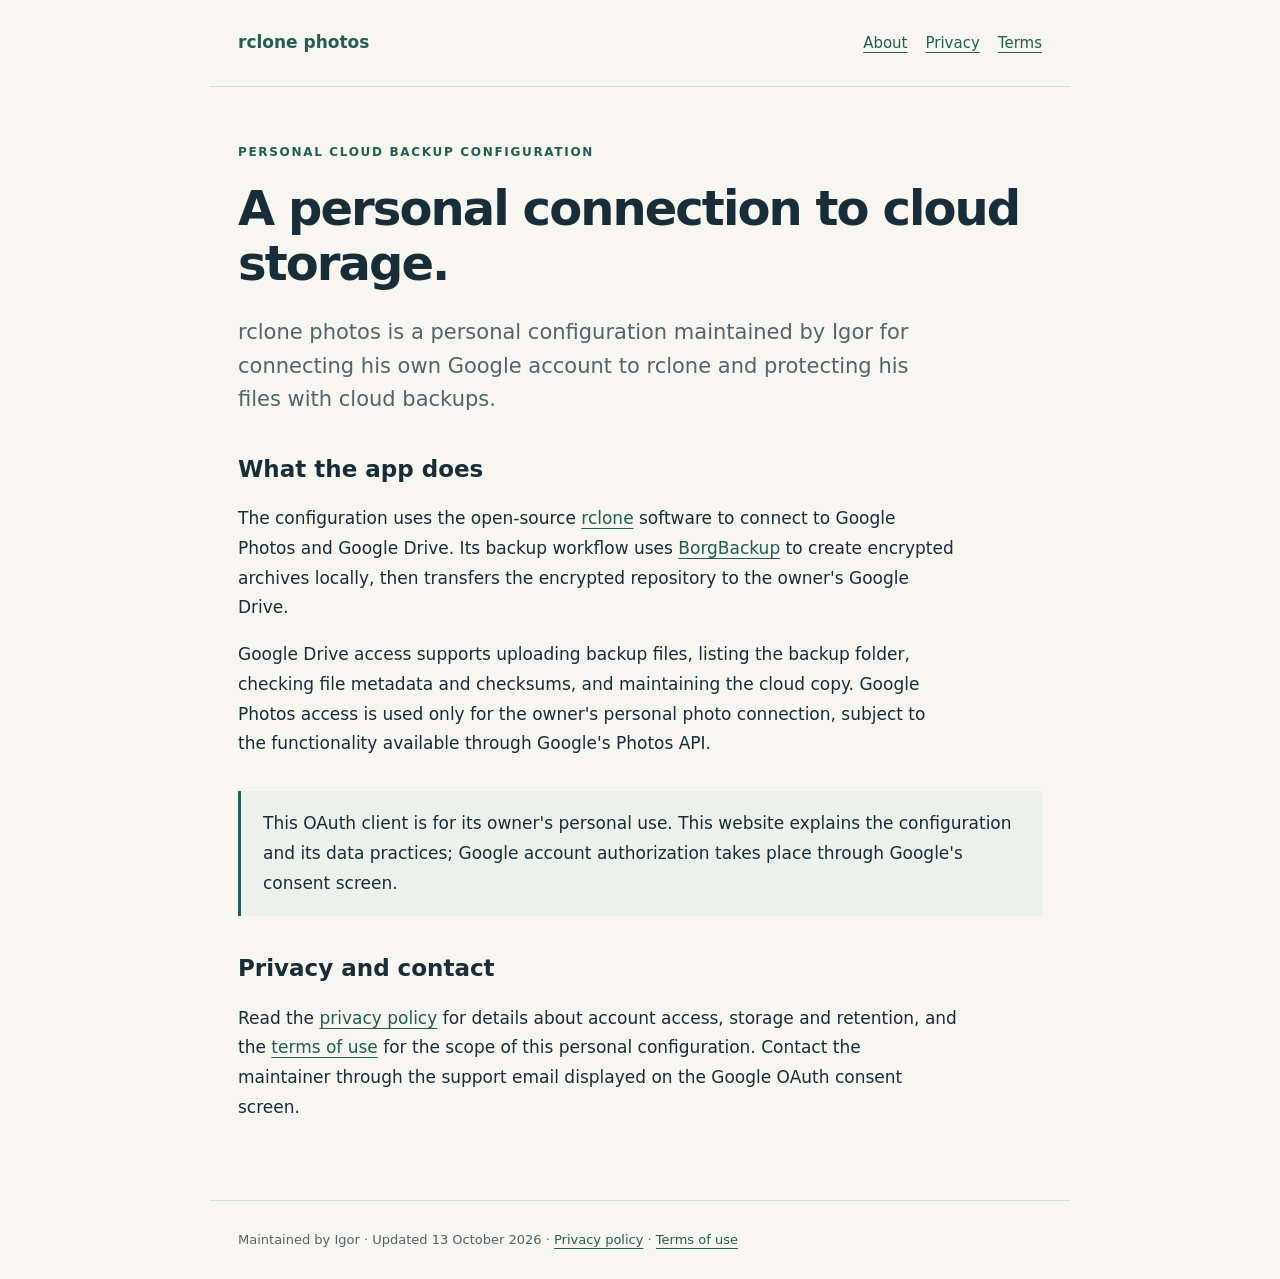
<file: index.html>
<!doctype html>
<html lang="en"><head><meta charset="utf-8"><meta name="viewport" content="width=device-width, initial-scale=1"><meta name="description" content="rclone photos: a personal configuration for Google Photos access and encrypted Google Drive backups."><meta name="google-site-verification" content="VWb6q_z4uAO844vamMahOZ1pKIJ4PiONyfmoNEjqZUM"><title>rclone photos — personal cloud backups</title><link rel="stylesheet" href="style.css"></head>
<body><header><a href="index.html">rclone photos</a><nav aria-label="Main navigation"><a href="index.html" aria-current="page">About</a><a href="privacy.html">Privacy</a><a href="terms.html">Terms</a></nav></header>
<main><div class="eyebrow">Personal cloud backup configuration</div><h1>A personal connection to cloud storage.</h1><p class="lead">rclone photos is a personal configuration maintained by Igor for connecting his own Google account to rclone and protecting his files with cloud backups.</p>
<h2>What the app does</h2><p>The configuration uses the open-source <a href="https://rclone.org/">rclone</a> software to connect to Google Photos and Google Drive. Its backup workflow uses <a href="https://www.borgbackup.org/">BorgBackup</a> to create encrypted archives locally, then transfers the encrypted repository to the owner's Google Drive.</p>
<p>Google Drive access supports uploading backup files, listing the backup folder, checking file metadata and checksums, and maintaining the cloud copy. Google Photos access is used only for the owner's personal photo connection, subject to the functionality available through Google's Photos API.</p>
<div class="note">This OAuth client is for its owner's personal use. This website explains the configuration and its data practices; Google account authorization takes place through Google's consent screen.</div>
<h2>Privacy and contact</h2><p>Read the <a href="privacy.html">privacy policy</a> for details about account access, storage and retention, and the <a href="terms.html">terms of use</a> for the scope of this personal configuration. Contact the maintainer through the support email displayed on the Google OAuth consent screen.</p></main>
<footer>Maintained by Igor · Updated 13 October 2026 · <a href="privacy.html">Privacy policy</a> · <a href="terms.html">Terms of use</a></footer></body></html>
</file>
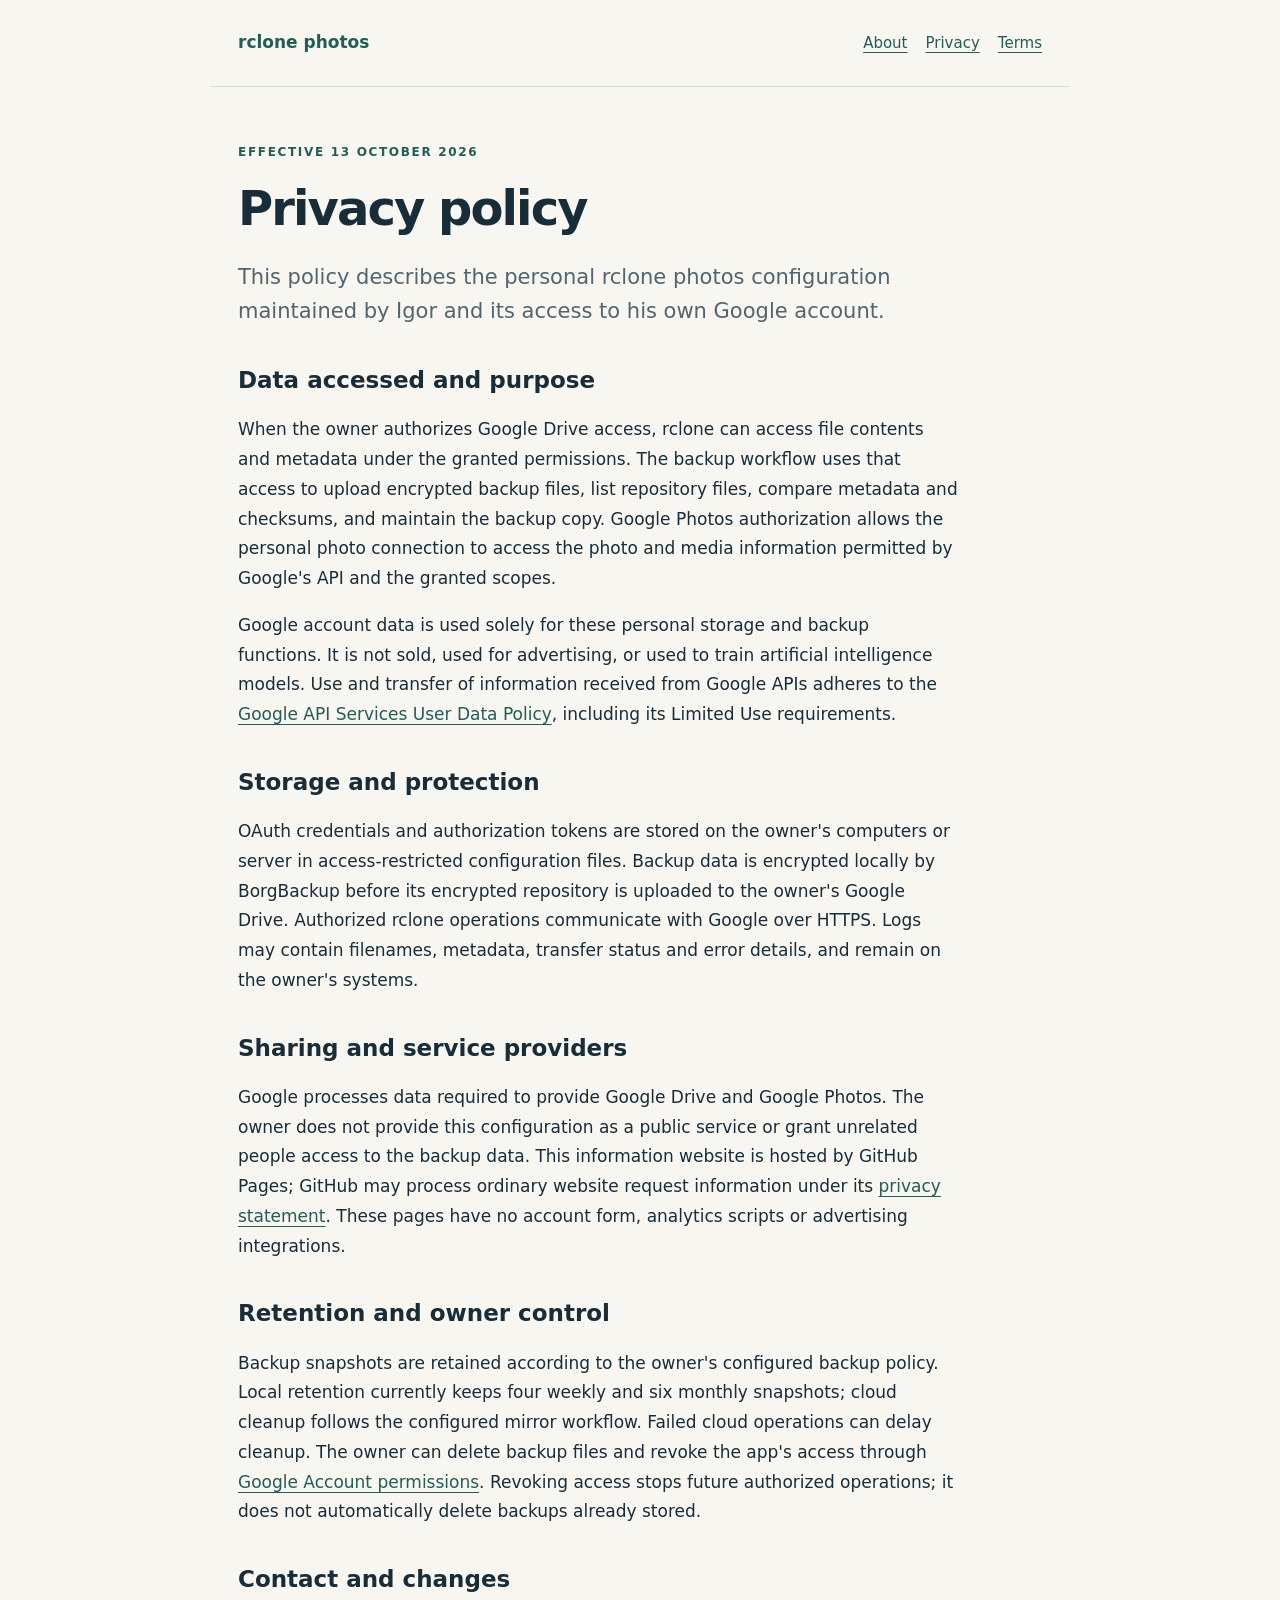
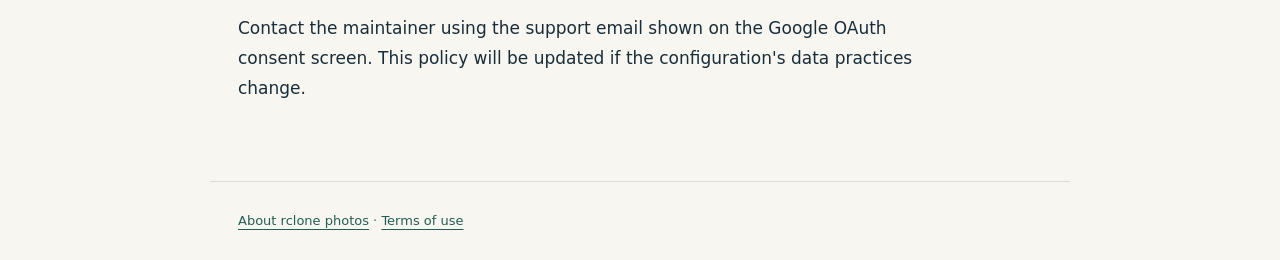
<file: privacy.html>
<!doctype html>
<html lang="en"><head><meta charset="utf-8"><meta name="viewport" content="width=device-width, initial-scale=1"><meta name="description" content="Privacy policy for the personal rclone photos OAuth configuration."><title>Privacy policy — rclone photos</title><link rel="stylesheet" href="style.css"></head>
<body><header><a href="index.html">rclone photos</a><nav aria-label="Main navigation"><a href="index.html">About</a><a href="privacy.html" aria-current="page">Privacy</a><a href="terms.html">Terms</a></nav></header>
<main><div class="eyebrow">Effective 13 October 2026</div><h1>Privacy policy</h1><p class="lead">This policy describes the personal rclone photos configuration maintained by Igor and its access to his own Google account.</p>
<h2>Data accessed and purpose</h2><p>When the owner authorizes Google Drive access, rclone can access file contents and metadata under the granted permissions. The backup workflow uses that access to upload encrypted backup files, list repository files, compare metadata and checksums, and maintain the backup copy. Google Photos authorization allows the personal photo connection to access the photo and media information permitted by Google's API and the granted scopes.</p><p>Google account data is used solely for these personal storage and backup functions. It is not sold, used for advertising, or used to train artificial intelligence models. Use and transfer of information received from Google APIs adheres to the <a href="https://developers.google.com/terms/api-services-user-data-policy">Google API Services User Data Policy</a>, including its Limited Use requirements.</p>
<h2>Storage and protection</h2><p>OAuth credentials and authorization tokens are stored on the owner's computers or server in access-restricted configuration files. Backup data is encrypted locally by BorgBackup before its encrypted repository is uploaded to the owner's Google Drive. Authorized rclone operations communicate with Google over HTTPS. Logs may contain filenames, metadata, transfer status and error details, and remain on the owner's systems.</p>
<h2>Sharing and service providers</h2><p>Google processes data required to provide Google Drive and Google Photos. The owner does not provide this configuration as a public service or grant unrelated people access to the backup data. This information website is hosted by GitHub Pages; GitHub may process ordinary website request information under its <a href="https://docs.github.com/en/site-policy/privacy-policies/github-general-privacy-statement">privacy statement</a>. These pages have no account form, analytics scripts or advertising integrations.</p>
<h2>Retention and owner control</h2><p>Backup snapshots are retained according to the owner's configured backup policy. Local retention currently keeps four weekly and six monthly snapshots; cloud cleanup follows the configured mirror workflow. Failed cloud operations can delay cleanup. The owner can delete backup files and revoke the app's access through <a href="https://myaccount.google.com/permissions">Google Account permissions</a>. Revoking access stops future authorized operations; it does not automatically delete backups already stored.</p>
<h2>Contact and changes</h2><p>Contact the maintainer using the support email shown on the Google OAuth consent screen. This policy will be updated if the configuration's data practices change.</p></main>
<footer><a href="index.html">About rclone photos</a> · <a href="terms.html">Terms of use</a></footer></body></html>
</file>
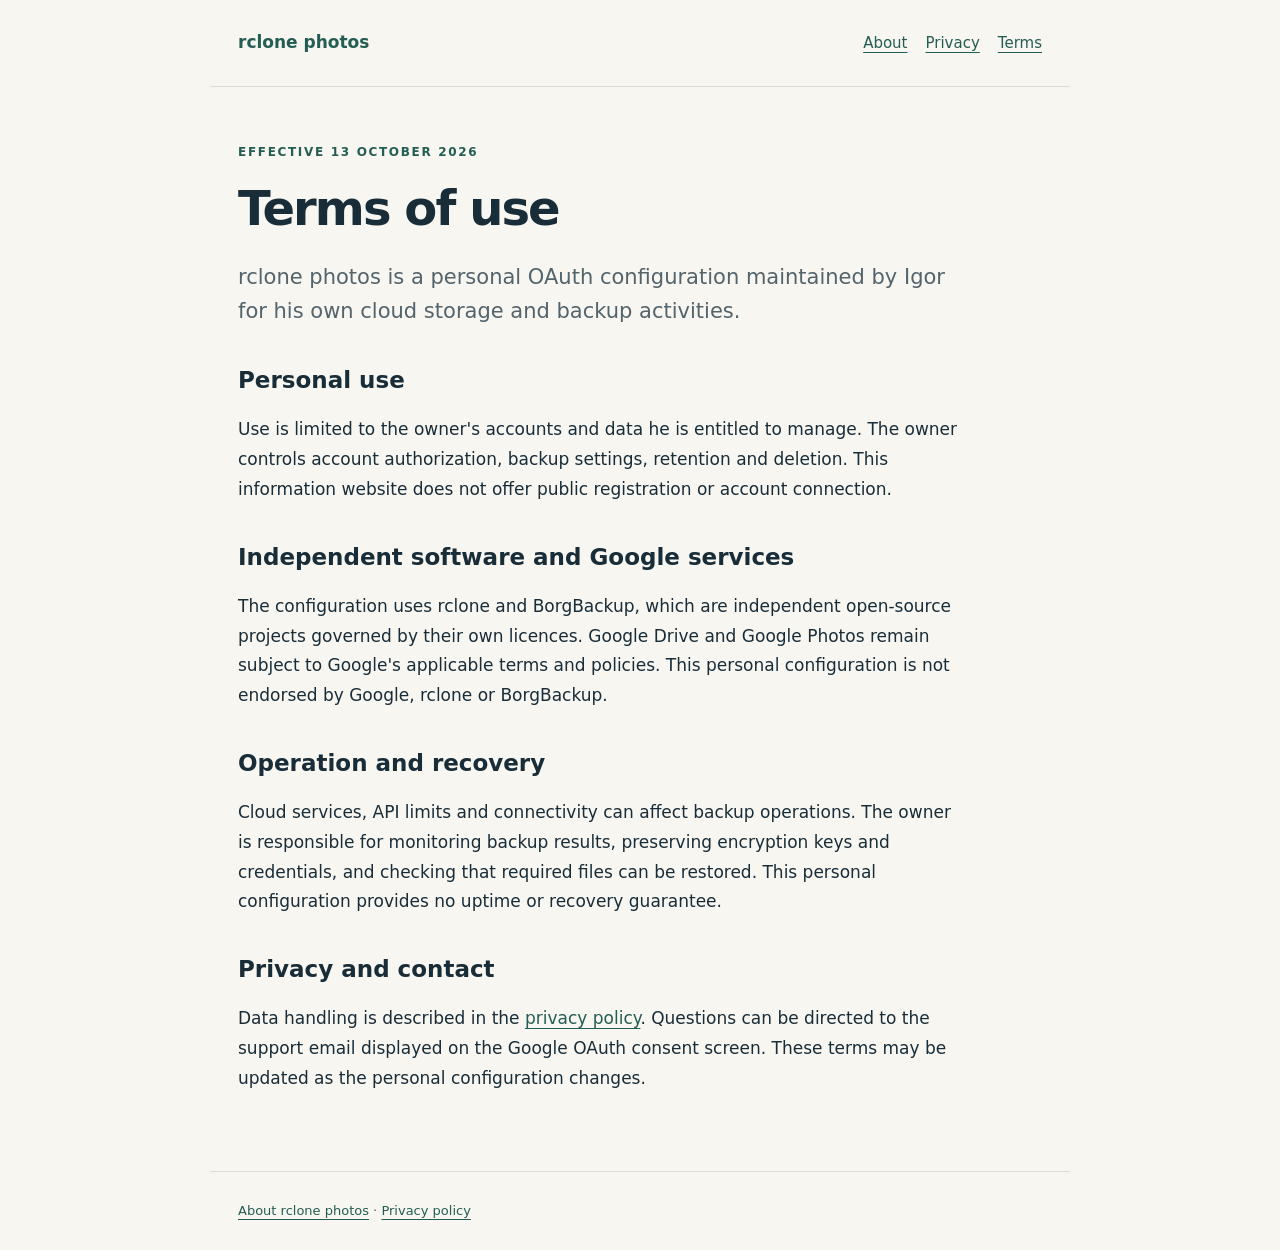
<file: terms.html>
<!doctype html>
<html lang="en"><head><meta charset="utf-8"><meta name="viewport" content="width=device-width, initial-scale=1"><meta name="description" content="Terms of use for the personal rclone photos OAuth configuration."><title>Terms of use — rclone photos</title><link rel="stylesheet" href="style.css"></head>
<body><header><a href="index.html">rclone photos</a><nav aria-label="Main navigation"><a href="index.html">About</a><a href="privacy.html">Privacy</a><a href="terms.html" aria-current="page">Terms</a></nav></header>
<main><div class="eyebrow">Effective 13 October 2026</div><h1>Terms of use</h1><p class="lead">rclone photos is a personal OAuth configuration maintained by Igor for his own cloud storage and backup activities.</p>
<h2>Personal use</h2><p>Use is limited to the owner's accounts and data he is entitled to manage. The owner controls account authorization, backup settings, retention and deletion. This information website does not offer public registration or account connection.</p>
<h2>Independent software and Google services</h2><p>The configuration uses rclone and BorgBackup, which are independent open-source projects governed by their own licences. Google Drive and Google Photos remain subject to Google's applicable terms and policies. This personal configuration is not endorsed by Google, rclone or BorgBackup.</p>
<h2>Operation and recovery</h2><p>Cloud services, API limits and connectivity can affect backup operations. The owner is responsible for monitoring backup results, preserving encryption keys and credentials, and checking that required files can be restored. This personal configuration provides no uptime or recovery guarantee.</p>
<h2>Privacy and contact</h2><p>Data handling is described in the <a href="privacy.html">privacy policy</a>. Questions can be directed to the support email displayed on the Google OAuth consent screen. These terms may be updated as the personal configuration changes.</p></main>
<footer><a href="index.html">About rclone photos</a> · <a href="privacy.html">Privacy policy</a></footer></body></html>
</file>
<file: style.css>
:root{color-scheme:light;--ink:#192d39;--muted:#53646c;--paper:#f7f6f1;--line:#d9ddd7;--accent:#245d53}*{box-sizing:border-box}body{margin:0;background:var(--paper);color:var(--ink);font:17px/1.75 system-ui,-apple-system,BlinkMacSystemFont,"Segoe UI",sans-serif}header,main,footer{max-width:860px;margin:auto;padding:28px}header{display:flex;justify-content:space-between;gap:20px;align-items:center;border-bottom:1px solid var(--line)}a{color:var(--accent);text-underline-offset:4px}header>a{font-weight:700;text-decoration:none}nav{display:flex;gap:18px;font-size:15px}main{padding-top:55px;padding-bottom:60px}.eyebrow{font-size:12px;font-weight:700;letter-spacing:.14em;text-transform:uppercase;color:var(--accent)}h1{font-size:clamp(32px,6vw,48px);line-height:1.15;letter-spacing:-.04em;font-weight:650;margin:18px 0 25px}h2{font-size:23px;line-height:1.4;margin-top:36px}p,ul{max-width:720px}.lead{font-size:21px;line-height:1.6;color:var(--muted)}.note{padding:18px 22px;border-left:3px solid var(--accent);background:#edf1eb;margin:32px 0}footer{font-size:13px;color:var(--muted);border-top:1px solid var(--line)}:focus-visible{outline:3px solid var(--accent);outline-offset:5px}@media(max-width:520px){header{align-items:flex-start;flex-direction:column;padding:22px}main,footer{padding-left:22px;padding-right:22px}nav{flex-wrap:wrap;gap:14px}}
</file>
